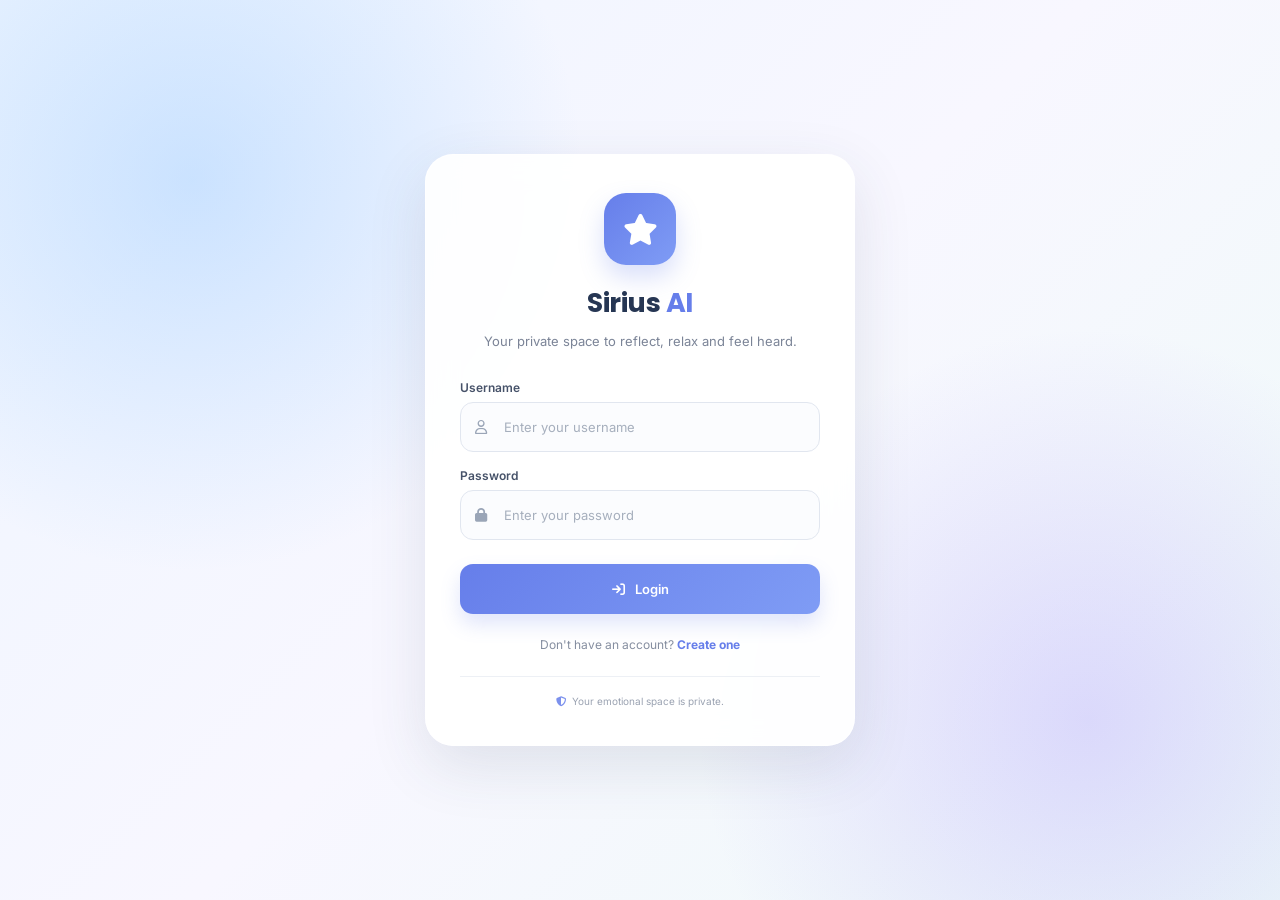
<file: templates/login.html>
<!DOCTYPE html>
<html lang="en">

<head>

    <meta charset="UTF-8">

    <meta
        name="viewport"
        content="width=device-width, initial-scale=1.0"
    >

    <title>Sirius AI | Login</title>

    <!-- Google Fonts -->
    <link rel="preconnect" href="https://fonts.googleapis.com">

    <link
        href="https://fonts.googleapis.com/css2?family=Inter:wght@400;500;600;700&family=Poppins:wght@500;600;700&display=swap"
        rel="stylesheet"
    >

    <!-- Font Awesome -->
    <link
        rel="stylesheet"
        href="https://cdnjs.cloudflare.com/ajax/libs/font-awesome/6.5.2/css/all.min.css"
    >


    <style>

        * {
            margin: 0;
            padding: 0;
            box-sizing: border-box;
        }


        body {

            min-height: 100vh;

            display: flex;

            align-items: center;

            justify-content: center;

            padding: 25px;

            font-family: "Inter", sans-serif;

            background:
                radial-gradient(
                    circle at 15% 20%,
                    rgba(130, 190, 255, 0.35),
                    transparent 30%
                ),

                radial-gradient(
                    circle at 85% 80%,
                    rgba(150, 120, 255, 0.25),
                    transparent 30%
                ),

                linear-gradient(
                    135deg,
                    #eef5ff,
                    #f8f7ff,
                    #eefaf8
                );

            color: #243044;

        }


        /* =========================================
           LOGIN CONTAINER
        ========================================= */

        .login-container {

            width: 100%;

            max-width: 430px;

            background: rgba(255, 255, 255, 0.92);

            backdrop-filter: blur(15px);

            border: 1px solid rgba(255, 255, 255, 0.8);

            border-radius: 28px;

            padding: 38px 34px;

            box-shadow:
                0 20px 60px rgba(48, 63, 94, 0.12);

            text-align: center;

        }


        /* =========================================
           LOGO
        ========================================= */

        .logo {

            width: 72px;

            height: 72px;

            margin: 0 auto 18px;

            display: flex;

            align-items: center;

            justify-content: center;

            border-radius: 22px;

            background:
                linear-gradient(
                    135deg,
                    #667eea,
                    #7f9cf5
                );

            color: white;

            font-size: 31px;

            box-shadow:
                0 12px 25px rgba(102, 126, 234, 0.25);

        }


        .brand-name {

            font-family: "Poppins", sans-serif;

            font-size: 27px;

            font-weight: 700;

            color: #263653;

            letter-spacing: -0.5px;

        }


        .brand-name span {

            color: #667eea;

        }


        .subtitle {

            margin-top: 8px;

            margin-bottom: 28px;

            color: #7b8497;

            font-size: 13px;

            line-height: 1.6;

        }


        /* =========================================
           FORM
        ========================================= */

        .form-group {

            text-align: left;

            margin-bottom: 16px;

        }


        .form-group label {

            display: block;

            margin-bottom: 7px;

            color: #465269;

            font-size: 12px;

            font-weight: 600;

        }


        .input-wrapper {

            position: relative;

        }


        .input-wrapper i {

            position: absolute;

            left: 15px;

            top: 50%;

            transform: translateY(-50%);

            color: #9aa5b7;

            font-size: 14px;

        }


        input {

            width: 100%;

            height: 50px;

            padding: 0 15px 0 43px;

            border: 1px solid #e1e6ef;

            border-radius: 13px;

            outline: none;

            background: #fbfcfe;

            color: #29364d;

            font-family: "Inter", sans-serif;

            font-size: 13px;

            transition: 0.2s ease;

        }


        input::placeholder {

            color: #a6afbd;

        }


        input:focus {

            border-color: #7c91ed;

            background: white;

            box-shadow:
                0 0 0 4px rgba(124, 145, 237, 0.10);

        }


        /* =========================================
           LOGIN BUTTON
        ========================================= */

        .login-btn {

            width: 100%;

            height: 50px;

            margin-top: 8px;

            border: none;

            border-radius: 13px;

            background:
                linear-gradient(
                    135deg,
                    #667eea,
                    #7f9cf5
                );

            color: white;

            font-family: "Inter", sans-serif;

            font-size: 13px;

            font-weight: 600;

            cursor: pointer;

            box-shadow:
                0 10px 20px rgba(102, 126, 234, 0.20);

            transition:
                transform 0.2s ease,
                box-shadow 0.2s ease;

        }


        .login-btn:hover {

            transform: translateY(-2px);

            box-shadow:
                0 14px 25px rgba(102, 126, 234, 0.28);

        }


        .login-btn:active {

            transform: translateY(0);

        }


        .login-btn i {

            margin-right: 7px;

        }


        /* =========================================
           SIGN UP
        ========================================= */

        .signup-text {

            margin-top: 23px;

            color: #858ea0;

            font-size: 12px;

        }


        .signup-text a {

            color: #667eea;

            text-decoration: none;

            font-weight: 700;

        }


        .signup-text a:hover {

            text-decoration: underline;

        }


        /* =========================================
           PRIVACY MESSAGE
        ========================================= */

        .privacy-note {

            display: flex;

            align-items: center;

            justify-content: center;

            gap: 6px;

            margin-top: 24px;

            padding-top: 18px;

            border-top: 1px solid #edf0f5;

            color: #9aa2b1;

            font-size: 10px;

        }


        .privacy-note i {

            color: #7c91ed;

        }


        /* =========================================
           MOBILE
        ========================================= */

        @media (max-width: 480px) {

            body {

                padding: 18px;

            }


            .login-container {

                padding: 32px 24px;

                border-radius: 23px;

            }


            .brand-name {

                font-size: 24px;

            }


            .logo {

                width: 64px;

                height: 64px;

                font-size: 27px;

            }

        }

    </style>

</head>


<body>


    <div class="login-container">


        <!-- Logo -->

        <div class="logo">

            <i class="fa-solid fa-star"></i>

        </div>


        <!-- Brand -->

        <h1 class="brand-name">

            Sirius <span>AI</span>

        </h1>


        <p class="subtitle">

            Your private space to reflect,
            relax and feel heard.

        </p>


        <!-- Login Form -->

        <form method="POST">


            <!-- Username -->

            <div class="form-group">

                <label for="username">

                    Username

                </label>


                <div class="input-wrapper">

                    <i class="fa-regular fa-user"></i>

                    <input
                        id="username"
                        type="text"
                        name="username"
                        placeholder="Enter your username"
                        autocomplete="username"
                        required
                    >

                </div>

            </div>


            <!-- Password -->

            <div class="form-group">

                <label for="password">

                    Password

                </label>


                <div class="input-wrapper">

                    <i class="fa-solid fa-lock"></i>

                    <input
                        id="password"
                        type="password"
                        name="password"
                        placeholder="Enter your password"
                        autocomplete="current-password"
                        required
                    >

                </div>

            </div>


            <!-- Login -->

            <button
                type="submit"
                class="login-btn"
            >

                <i class="fa-solid fa-arrow-right-to-bracket"></i>

                Login

            </button>


        </form>


        <!-- Register -->

        <p class="signup-text">

            Don't have an account?

            <a href="/register">

                Create one

            </a>

        </p>


        <!-- Privacy -->

        <div class="privacy-note">

            <i class="fa-solid fa-shield-halved"></i>

            Your emotional space is private.

        </div>


    </div>


</body>

</html>
</file>
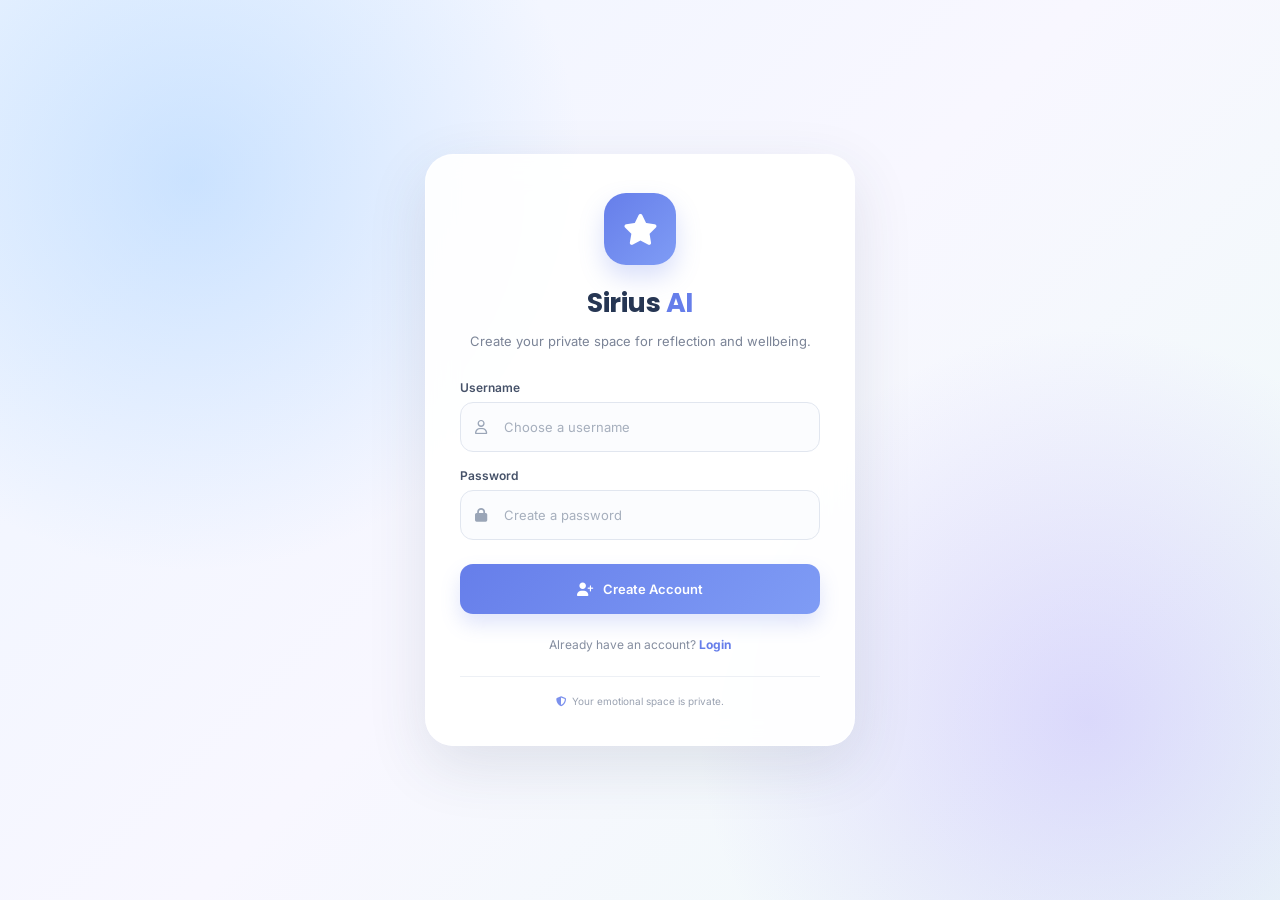
<file: templates/register.html>
<!DOCTYPE html>
<html lang="en">

<head>

    <meta charset="UTF-8">

    <meta
        name="viewport"
        content="width=device-width, initial-scale=1.0"
    >

    <title>Sirius AI | Create Account</title>


    <!-- Google Fonts -->

    <link rel="preconnect" href="https://fonts.googleapis.com">

    <link
        href="https://fonts.googleapis.com/css2?family=Inter:wght@400;500;600;700&family=Poppins:wght@500;600;700&display=swap"
        rel="stylesheet"
    >


    <!-- Font Awesome -->

    <link
        rel="stylesheet"
        href="https://cdnjs.cloudflare.com/ajax/libs/font-awesome/6.5.2/css/all.min.css"
    >


    <style>

        * {
            margin: 0;
            padding: 0;
            box-sizing: border-box;
        }


        body {

            min-height: 100vh;

            display: flex;

            align-items: center;

            justify-content: center;

            padding: 25px;

            font-family: "Inter", sans-serif;

            background:
                radial-gradient(
                    circle at 15% 20%,
                    rgba(130, 190, 255, 0.35),
                    transparent 30%
                ),

                radial-gradient(
                    circle at 85% 80%,
                    rgba(150, 120, 255, 0.25),
                    transparent 30%
                ),

                linear-gradient(
                    135deg,
                    #eef5ff,
                    #f8f7ff,
                    #eefaf8
                );

            color: #243044;

        }


        /* =========================================
           REGISTER CONTAINER
        ========================================= */

        .register-container {

            width: 100%;

            max-width: 430px;

            background: rgba(255, 255, 255, 0.92);

            backdrop-filter: blur(15px);

            border: 1px solid rgba(255, 255, 255, 0.8);

            border-radius: 28px;

            padding: 38px 34px;

            box-shadow:
                0 20px 60px rgba(48, 63, 94, 0.12);

            text-align: center;

        }


        /* =========================================
           LOGO
        ========================================= */

        .logo {

            width: 72px;

            height: 72px;

            margin: 0 auto 18px;

            display: flex;

            align-items: center;

            justify-content: center;

            border-radius: 22px;

            background:
                linear-gradient(
                    135deg,
                    #667eea,
                    #7f9cf5
                );

            color: white;

            font-size: 31px;

            box-shadow:
                0 12px 25px rgba(102, 126, 234, 0.25);

        }


        .brand-name {

            font-family: "Poppins", sans-serif;

            font-size: 27px;

            font-weight: 700;

            color: #263653;

            letter-spacing: -0.5px;

        }


        .brand-name span {

            color: #667eea;

        }


        .subtitle {

            margin-top: 8px;

            margin-bottom: 28px;

            color: #7b8497;

            font-size: 13px;

            line-height: 1.6;

        }


        /* =========================================
           FORM
        ========================================= */

        .form-group {

            text-align: left;

            margin-bottom: 16px;

        }


        .form-group label {

            display: block;

            margin-bottom: 7px;

            color: #465269;

            font-size: 12px;

            font-weight: 600;

        }


        .input-wrapper {

            position: relative;

        }


        .input-wrapper i {

            position: absolute;

            left: 15px;

            top: 50%;

            transform: translateY(-50%);

            color: #9aa5b7;

            font-size: 14px;

        }


        input {

            width: 100%;

            height: 50px;

            padding: 0 15px 0 43px;

            border: 1px solid #e1e6ef;

            border-radius: 13px;

            outline: none;

            background: #fbfcfe;

            color: #29364d;

            font-family: "Inter", sans-serif;

            font-size: 13px;

            transition: 0.2s ease;

        }


        input::placeholder {

            color: #a6afbd;

        }


        input:focus {

            border-color: #7c91ed;

            background: white;

            box-shadow:
                0 0 0 4px rgba(124, 145, 237, 0.10);

        }


        /* =========================================
           SIGN UP BUTTON
        ========================================= */

        .signup-btn {

            width: 100%;

            height: 50px;

            margin-top: 8px;

            border: none;

            border-radius: 13px;

            background:
                linear-gradient(
                    135deg,
                    #667eea,
                    #7f9cf5
                );

            color: white;

            font-family: "Inter", sans-serif;

            font-size: 13px;

            font-weight: 600;

            cursor: pointer;

            box-shadow:
                0 10px 20px rgba(102, 126, 234, 0.20);

            transition:
                transform 0.2s ease,
                box-shadow 0.2s ease;

        }


        .signup-btn:hover {

            transform: translateY(-2px);

            box-shadow:
                0 14px 25px rgba(102, 126, 234, 0.28);

        }


        .signup-btn:active {

            transform: translateY(0);

        }


        .signup-btn i {

            margin-right: 7px;

        }


        /* =========================================
           LOGIN LINK
        ========================================= */

        .login-text {

            margin-top: 23px;

            color: #858ea0;

            font-size: 12px;

        }


        .login-text a {

            color: #667eea;

            text-decoration: none;

            font-weight: 700;

        }


        .login-text a:hover {

            text-decoration: underline;

        }


        /* =========================================
           PRIVACY MESSAGE
        ========================================= */

        .privacy-note {

            display: flex;

            align-items: center;

            justify-content: center;

            gap: 6px;

            margin-top: 24px;

            padding-top: 18px;

            border-top: 1px solid #edf0f5;

            color: #9aa2b1;

            font-size: 10px;

        }


        .privacy-note i {

            color: #7c91ed;

        }


        /* =========================================
           MOBILE
        ========================================= */

        @media (max-width: 480px) {

            body {

                padding: 18px;

            }


            .register-container {

                padding: 32px 24px;

                border-radius: 23px;

            }


            .brand-name {

                font-size: 24px;

            }


            .logo {

                width: 64px;

                height: 64px;

                font-size: 27px;

            }

        }

    </style>

</head>


<body>


    <div class="register-container">


        <!-- Logo -->

        <div class="logo">

            <i class="fa-solid fa-star"></i>

        </div>


        <!-- Brand -->

        <h1 class="brand-name">

            Sirius <span>AI</span>

        </h1>


        <p class="subtitle">

            Create your private space
            for reflection and wellbeing.

        </p>


        <!-- Register Form -->

        <form method="POST">


            <!-- Username -->

            <div class="form-group">

                <label for="username">

                    Username

                </label>


                <div class="input-wrapper">

                    <i class="fa-regular fa-user"></i>

                    <input
                        id="username"
                        type="text"
                        name="username"
                        placeholder="Choose a username"
                        autocomplete="username"
                        required
                    >

                </div>

            </div>


            <!-- Password -->

            <div class="form-group">

                <label for="password">

                    Password

                </label>


                <div class="input-wrapper">

                    <i class="fa-solid fa-lock"></i>

                    <input
                        id="password"
                        type="password"
                        name="password"
                        placeholder="Create a password"
                        autocomplete="new-password"
                        required
                    >

                </div>

            </div>


            <!-- Sign Up -->

            <button
                type="submit"
                class="signup-btn"
            >

                <i class="fa-solid fa-user-plus"></i>

                Create Account

            </button>


        </form>


        <!-- Login -->

        <p class="login-text">

            Already have an account?

            <a href="/">

                Login

            </a>

        </p>


        <!-- Privacy -->

        <div class="privacy-note">

            <i class="fa-solid fa-shield-halved"></i>

            Your emotional space is private.

        </div>


    </div>


</body>

</html>
</file>
